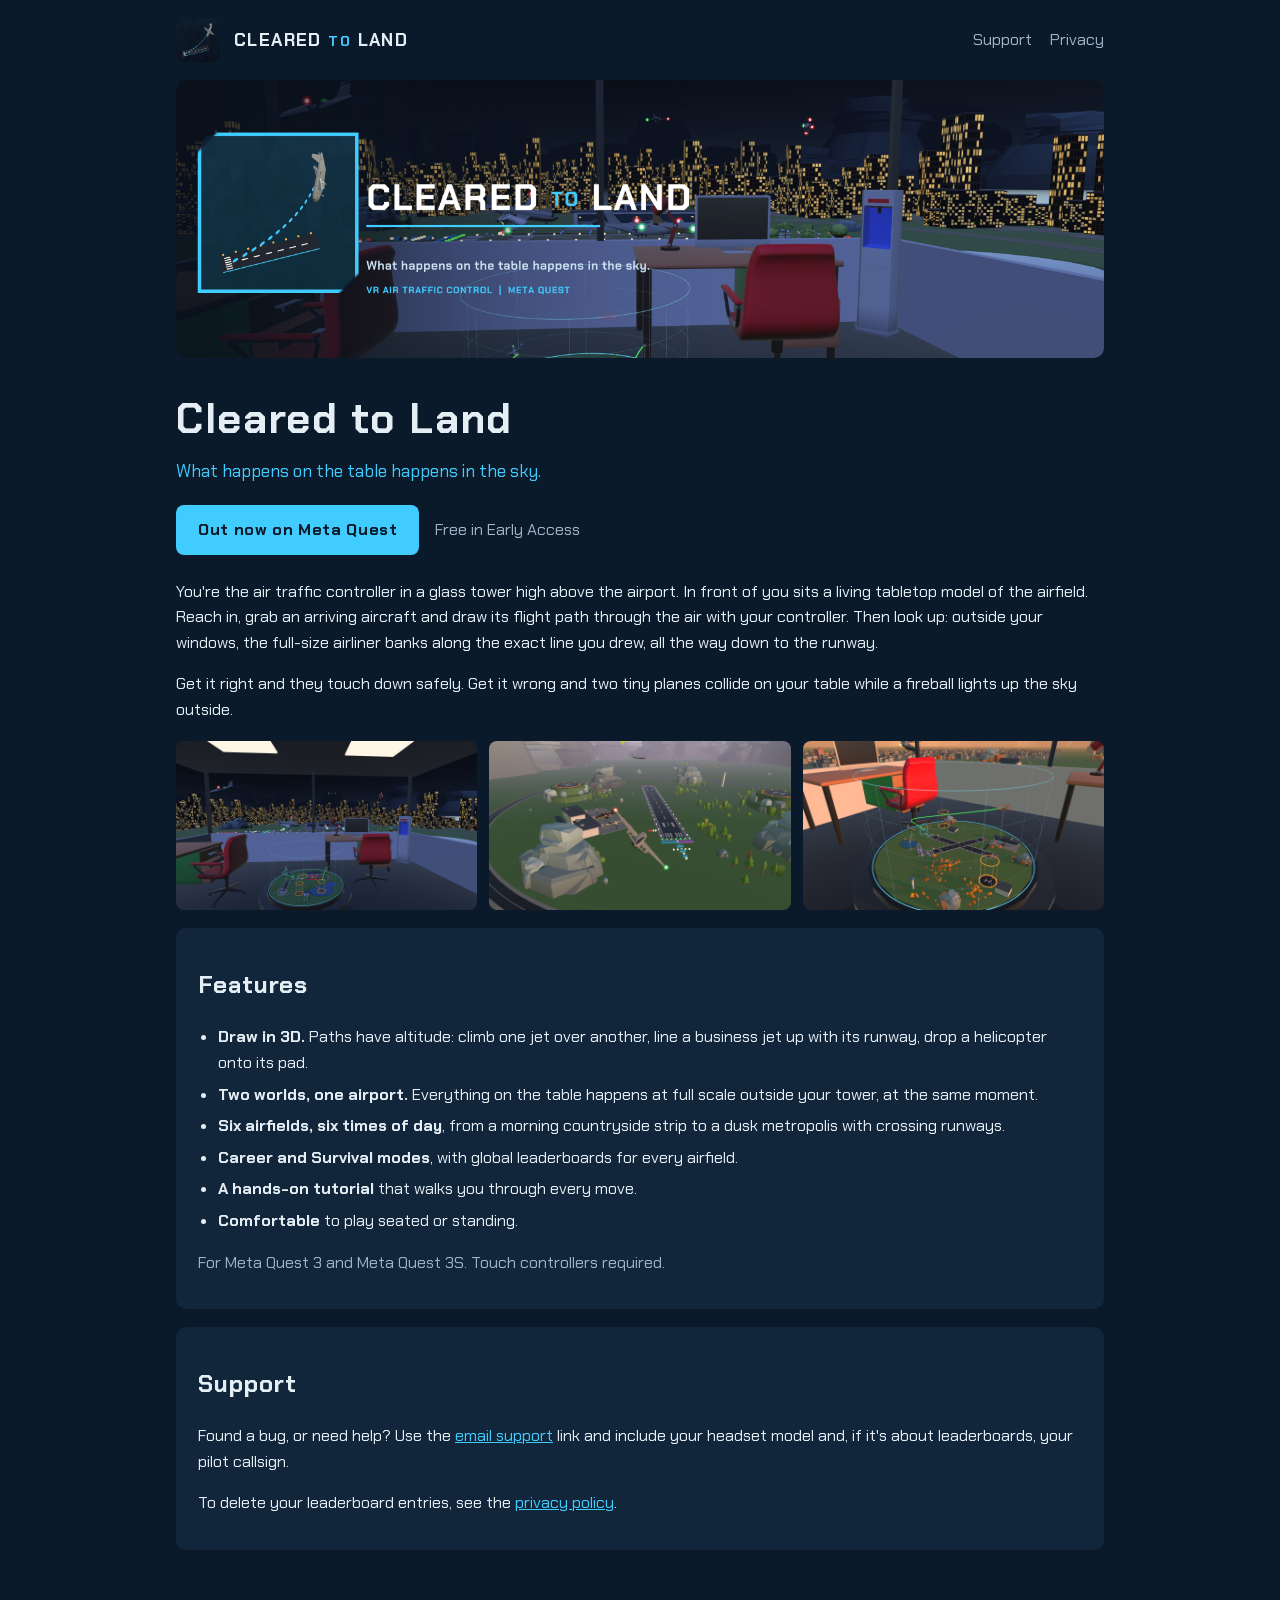
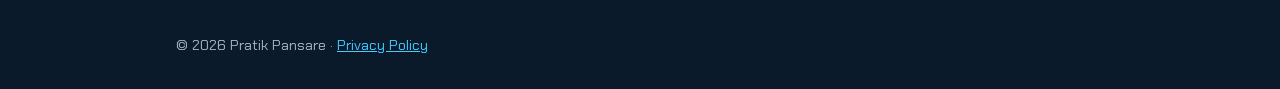
<file: index.html>
<!doctype html>
<html lang="en">
<head>
  <meta charset="utf-8">
  <meta name="viewport" content="width=device-width, initial-scale=1">
  <title>Cleared to Land: VR air traffic control for Meta Quest</title>
  <meta name="description" content="Draw flight paths on a tabletop airport, and watch real planes outside your control tower follow every line. A VR game for Meta Quest 3 and 3S.">
  <link rel="icon" href="images/icon.png">
  <link rel="preconnect" href="https://fonts.googleapis.com">
  <link rel="stylesheet" href="https://fonts.googleapis.com/css2?family=Chakra+Petch:wght@500;600;700&display=swap">
  <link rel="stylesheet" href="style.css">
</head>
<body>
  <header>
    <img src="images/icon.png" alt="">
    <div class="title">CLEARED <span>TO</span> LAND</div>
    <nav>
      <a href="#support">Support</a>
      <a href="privacy.html">Privacy</a>
    </nav>
  </header>

  <main>
    <img class="banner" src="images/banner.png" alt="Cleared to Land: a glowing tabletop airport inside a control tower at night">

    <h1>Cleared to Land</h1>
    <p class="tagline">What happens on the table happens in the sky.</p>
    <p class="cta">
      <a class="button" href="https://www.meta.com/experiences/cleared-to-land/3041756236172020/">Out now on Meta Quest</a>
      <span class="muted">Free in Early Access</span>
    </p>

    <p>You're the air traffic controller in a glass tower high above the airport. In front of you sits a living tabletop model of the airfield. Reach in, grab an arriving aircraft and draw its flight path through the air with your controller. Then look up: outside your windows, the full-size airliner banks along the exact line you drew, all the way down to the runway.</p>
    <p>Get it right and they touch down safely. Get it wrong and two tiny planes collide on your table while a fireball lights up the sky outside.</p>

    <div class="shots">
      <img src="images/shot1.png" alt="The tabletop airport and the night city skyline from inside the tower">
      <img src="images/shot2.png" alt="An airliner banking towards the runway in a mountain valley at dawn">
      <img src="images/shot3.png" alt="A green flight path drawn onto the runway on the tabletop">
    </div>

    <div class="card">
      <h2>Features</h2>
      <ul>
        <li><b>Draw in 3D.</b> Paths have altitude: climb one jet over another, line a business jet up with its runway, drop a helicopter onto its pad.</li>
        <li><b>Two worlds, one airport.</b> Everything on the table happens at full scale outside your tower, at the same moment.</li>
        <li><b>Six airfields, six times of day</b>, from a morning countryside strip to a dusk metropolis with crossing runways.</li>
        <li><b>Career and Survival modes</b>, with global leaderboards for every airfield.</li>
        <li><b>A hands-on tutorial</b> that walks you through every move.</li>
        <li><b>Comfortable</b> to play seated or standing.</li>
      </ul>
      <p class="muted">For Meta Quest 3 and Meta Quest 3S. Touch controllers required.</p>
    </div>

    <div class="card" id="support">
      <h2>Support</h2>
      <p>Found a bug, or need help? Use the <a class="contact" href="#support" data-subject="Cleared to Land support">email support</a> link and include your headset model and, if it's about leaderboards, your pilot callsign.</p>
      <p>To delete your leaderboard entries, see the <a href="privacy.html#choices">privacy policy</a>.</p>
    </div>
  </main>

  <footer>
    © 2026 Pratik Pansare · <a href="privacy.html">Privacy Policy</a>
  </footer>

  <script>
    // Builds the contact address in the browser so it never appears whole in the page source.
    (function () {
      var u = "0002kitarpp".split("").reverse().join("");
      var d = "moc.liamg".split("").reverse().join("");
      document.querySelectorAll("a.contact").forEach(function (a) {
        a.href = "mailto:" + u + "@" + d + "?subject=" + encodeURIComponent(a.dataset.subject || "Cleared to Land");
      });
    })();
  </script>
</body>
</html>
</file>
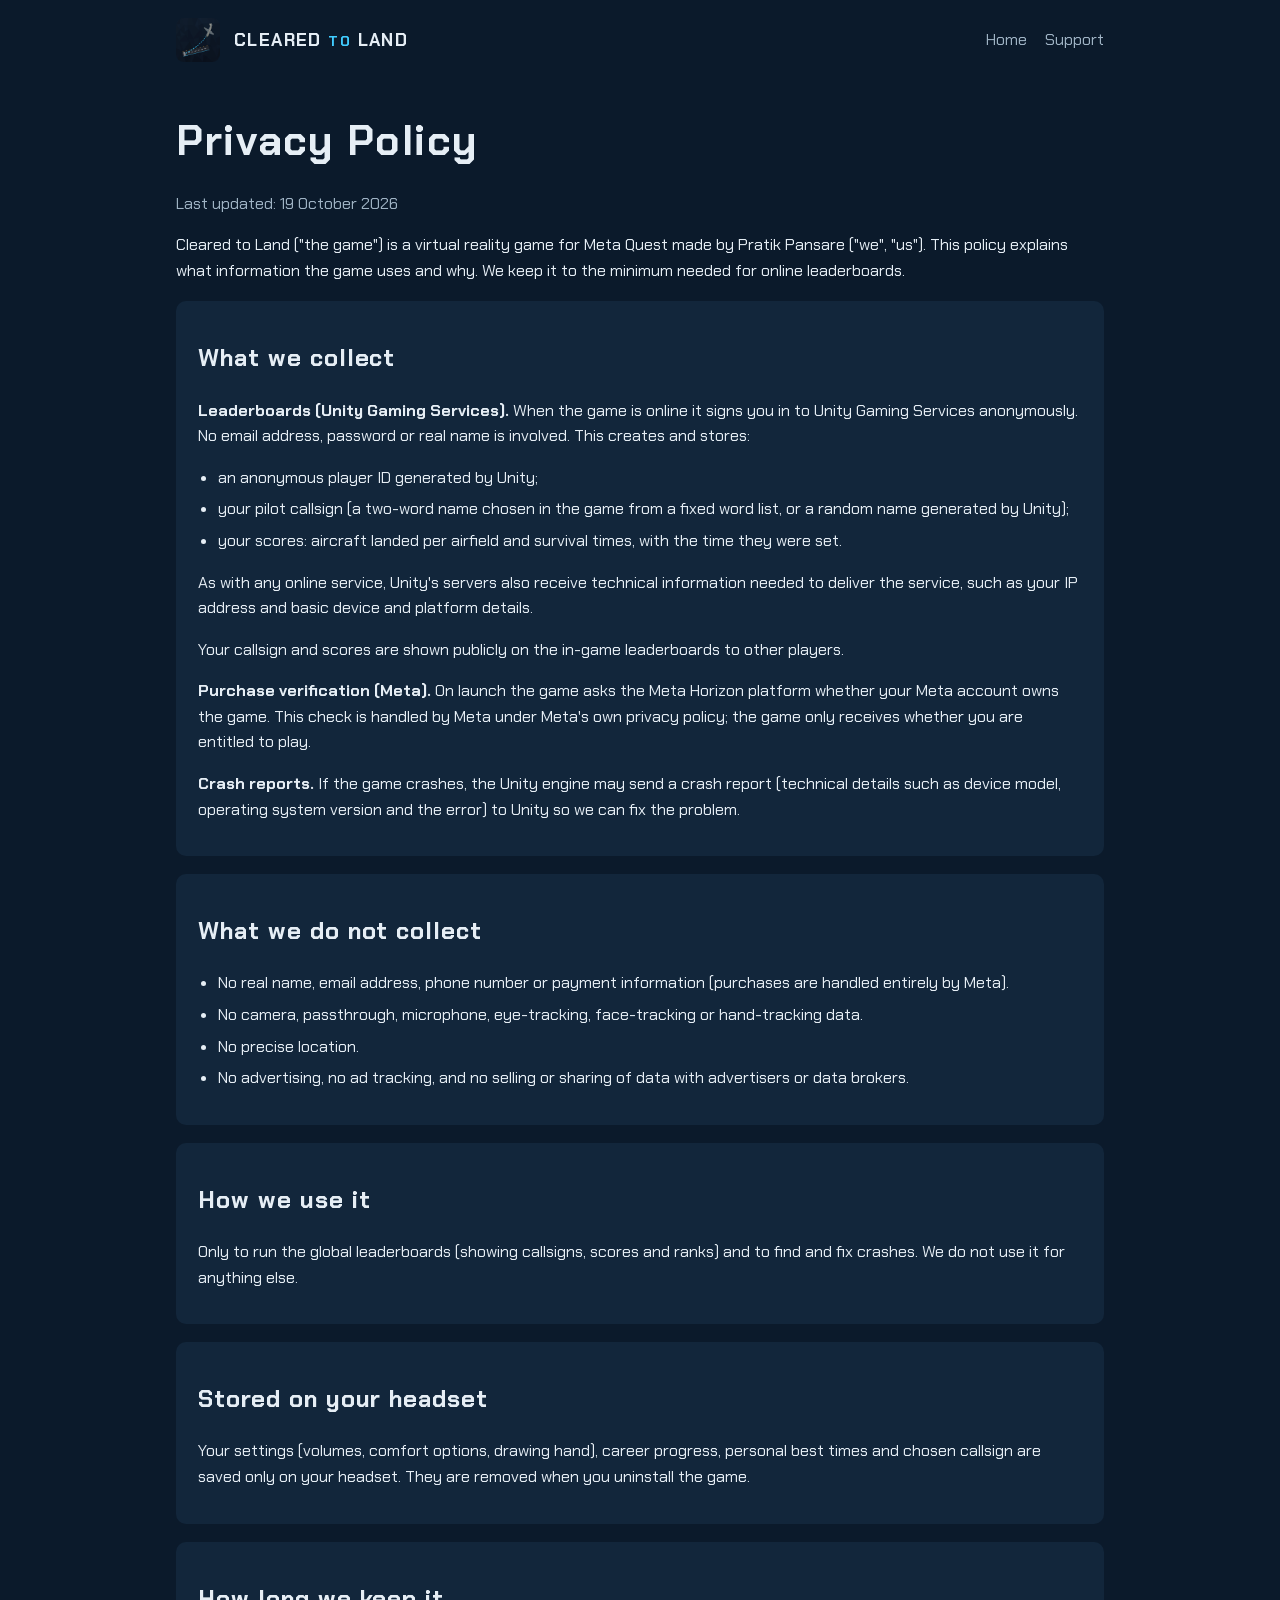
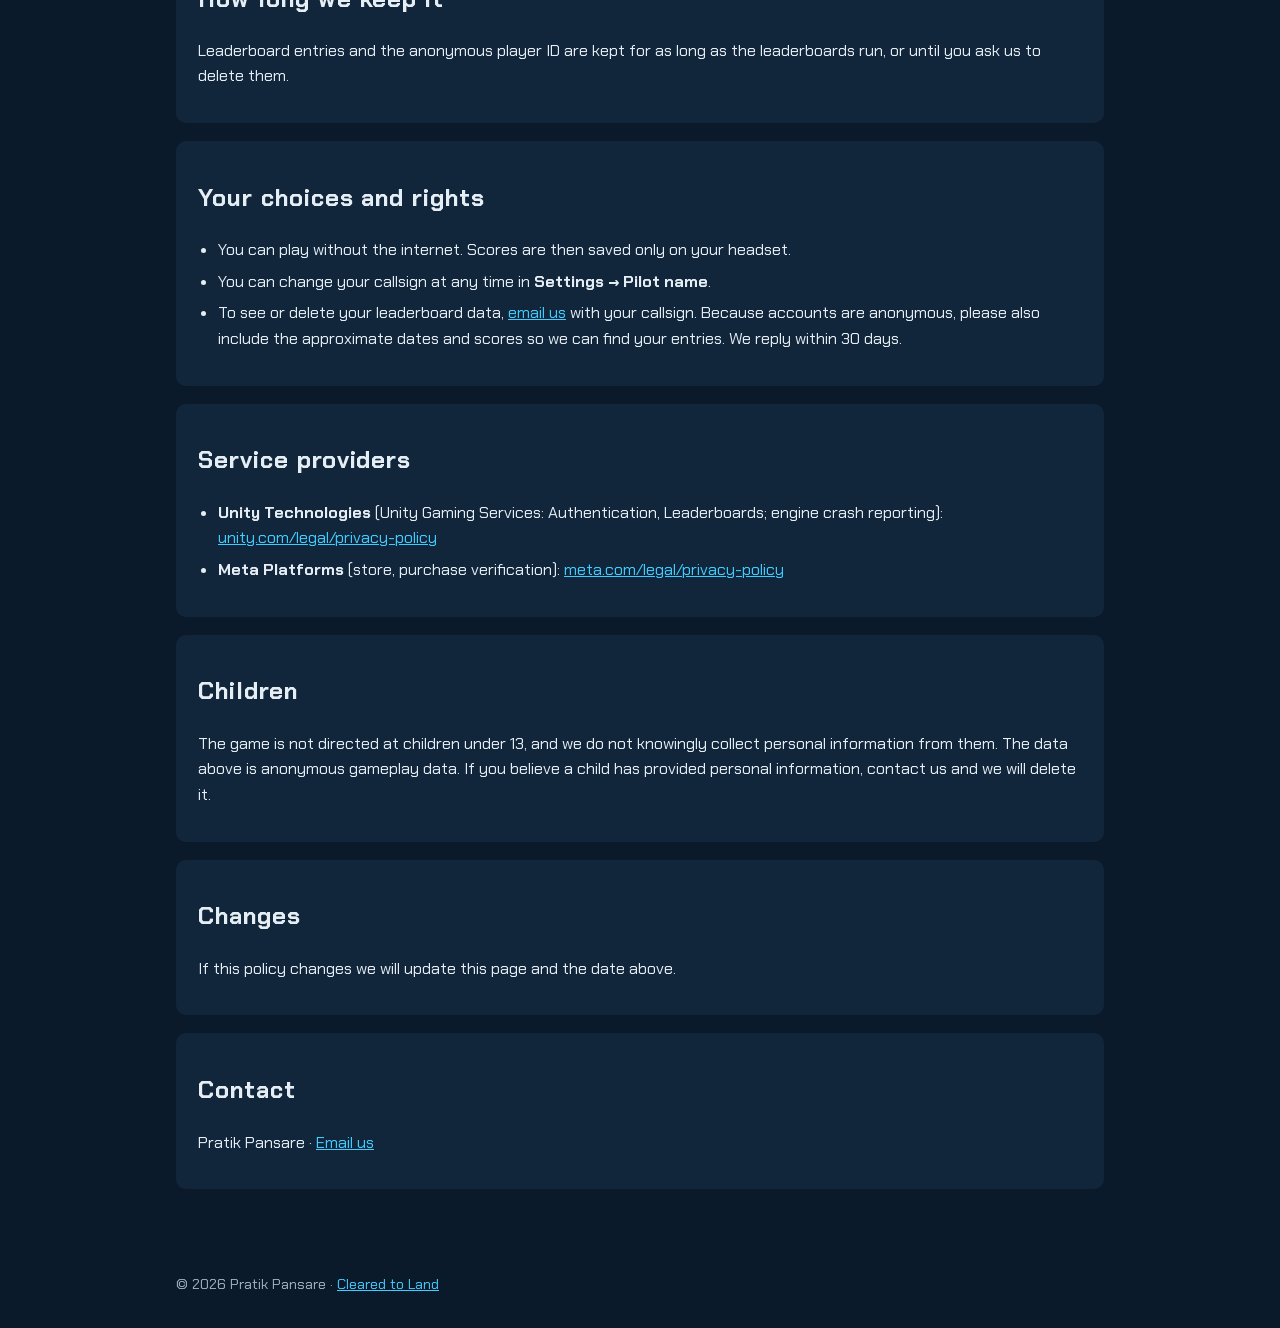
<file: privacy.html>
<!doctype html>
<html lang="en">
<head>
  <meta charset="utf-8">
  <meta name="viewport" content="width=device-width, initial-scale=1">
  <title>Privacy Policy: Cleared to Land</title>
  <link rel="icon" href="images/icon.png">
  <link rel="preconnect" href="https://fonts.googleapis.com">
  <link rel="stylesheet" href="https://fonts.googleapis.com/css2?family=Chakra+Petch:wght@500;600;700&display=swap">
  <link rel="stylesheet" href="style.css">
</head>
<body>
  <header>
    <img src="images/icon.png" alt="">
    <div class="title">CLEARED <span>TO</span> LAND</div>
    <nav>
      <a href="index.html">Home</a>
      <a href="index.html#support">Support</a>
    </nav>
  </header>

  <main>
    <h1>Privacy Policy</h1>
    <p class="muted">Last updated: 19 October 2026</p>

    <p>Cleared to Land ("the game") is a virtual reality game for Meta Quest made by Pratik Pansare ("we", "us"). This policy explains what information the game uses and why. We keep it to the minimum needed for online leaderboards.</p>

    <div class="card">
      <h2>What we collect</h2>
      <p><b>Leaderboards (Unity Gaming Services).</b> When the game is online it signs you in to Unity Gaming Services anonymously. No email address, password or real name is involved. This creates and stores:</p>
      <ul>
        <li>an anonymous player ID generated by Unity;</li>
        <li>your pilot callsign (a two-word name chosen in the game from a fixed word list, or a random name generated by Unity);</li>
        <li>your scores: aircraft landed per airfield and survival times, with the time they were set.</li>
      </ul>
      <p>As with any online service, Unity's servers also receive technical information needed to deliver the service, such as your IP address and basic device and platform details.</p>
      <p>Your callsign and scores are shown publicly on the in-game leaderboards to other players.</p>
      <p><b>Purchase verification (Meta).</b> On launch the game asks the Meta Horizon platform whether your Meta account owns the game. This check is handled by Meta under Meta's own privacy policy; the game only receives whether you are entitled to play.</p>
      <p><b>Crash reports.</b> If the game crashes, the Unity engine may send a crash report (technical details such as device model, operating system version and the error) to Unity so we can fix the problem.</p>
    </div>

    <div class="card">
      <h2>What we do not collect</h2>
      <ul>
        <li>No real name, email address, phone number or payment information (purchases are handled entirely by Meta).</li>
        <li>No camera, passthrough, microphone, eye-tracking, face-tracking or hand-tracking data.</li>
        <li>No precise location.</li>
        <li>No advertising, no ad tracking, and no selling or sharing of data with advertisers or data brokers.</li>
      </ul>
    </div>

    <div class="card">
      <h2>How we use it</h2>
      <p>Only to run the global leaderboards (showing callsigns, scores and ranks) and to find and fix crashes. We do not use it for anything else.</p>
    </div>

    <div class="card">
      <h2>Stored on your headset</h2>
      <p>Your settings (volumes, comfort options, drawing hand), career progress, personal best times and chosen callsign are saved only on your headset. They are removed when you uninstall the game.</p>
    </div>

    <div class="card">
      <h2>How long we keep it</h2>
      <p>Leaderboard entries and the anonymous player ID are kept for as long as the leaderboards run, or until you ask us to delete them.</p>
    </div>

    <div class="card" id="choices">
      <h2>Your choices and rights</h2>
      <ul>
        <li>You can play without the internet. Scores are then saved only on your headset.</li>
        <li>You can change your callsign at any time in <b>Settings → Pilot name</b>.</li>
        <li>To see or delete your leaderboard data, <a class="contact" href="#choices" data-subject="Cleared to Land privacy request">email us</a> with your callsign. Because accounts are anonymous, please also include the approximate dates and scores so we can find your entries. We reply within 30 days.</li>
      </ul>
    </div>

    <div class="card">
      <h2>Service providers</h2>
      <ul>
        <li><b>Unity Technologies</b> (Unity Gaming Services: Authentication, Leaderboards; engine crash reporting): <a href="https://unity.com/legal/privacy-policy">unity.com/legal/privacy-policy</a></li>
        <li><b>Meta Platforms</b> (store, purchase verification): <a href="https://www.meta.com/legal/privacy-policy/">meta.com/legal/privacy-policy</a></li>
      </ul>
    </div>

    <div class="card">
      <h2>Children</h2>
      <p>The game is not directed at children under 13, and we do not knowingly collect personal information from them. The data above is anonymous gameplay data. If you believe a child has provided personal information, contact us and we will delete it.</p>
    </div>

    <div class="card">
      <h2>Changes</h2>
      <p>If this policy changes we will update this page and the date above.</p>
    </div>

    <div class="card">
      <h2>Contact</h2>
      <p>Pratik Pansare · <a class="contact" href="#" data-subject="Cleared to Land privacy question">Email us</a></p>
    </div>
  </main>

  <footer>
    © 2026 Pratik Pansare · <a href="index.html">Cleared to Land</a>
  </footer>

  <script>
    // Builds the contact address in the browser so it never appears whole in the page source.
    (function () {
      var u = "0002kitarpp".split("").reverse().join("");
      var d = "moc.liamg".split("").reverse().join("");
      document.querySelectorAll("a.contact").forEach(function (a) {
        a.href = "mailto:" + u + "@" + d + "?subject=" + encodeURIComponent(a.dataset.subject || "Cleared to Land");
      });
    })();
  </script>
</body>
</html>
</file>
<file: style.css>
:root {
  --bg: #0b1a2b;
  --panel: #12263b;
  --text: #e6eef5;
  --muted: #9fb3c4;
  --cyan: #40ccff;
  --amber: #ffb347;
}
* { box-sizing: border-box; }
body {
  margin: 0;
  background: var(--bg);
  color: var(--text);
  font-family: "Chakra Petch", system-ui, sans-serif;
  line-height: 1.6;
}
a { color: var(--cyan); }
header {
  display: flex;
  align-items: center;
  gap: 14px;
  max-width: 960px;
  margin: 0 auto;
  padding: 18px 16px;
}
header img { width: 44px; height: 44px; border-radius: 8px; }
header .title { font-weight: 700; letter-spacing: 0.08em; font-size: 1.1rem; }
header .title span { color: var(--cyan); font-size: 0.8em; }
header nav { margin-left: auto; display: flex; gap: 18px; }
header nav a { text-decoration: none; color: var(--muted); }
header nav a:hover { color: var(--text); }
main { max-width: 960px; margin: 0 auto; padding: 0 16px 48px; }
.banner { width: 100%; border-radius: 10px; display: block; }
h1, h2 { letter-spacing: 0.04em; }
h1 { font-size: clamp(1.8rem, 5vw, 2.6rem); margin: 28px 0 4px; }
.tagline { color: var(--cyan); margin: 0 0 20px; font-size: 1.1rem; }
.cta { display: flex; flex-wrap: wrap; align-items: center; gap: 12px 16px; margin: 0 0 24px; }
.button {
  display: inline-block;
  background: var(--cyan);
  color: var(--bg);
  font-weight: 700;
  letter-spacing: 0.04em;
  text-decoration: none;
  padding: 12px 22px;
  border-radius: 8px;
}
.button:hover { background: var(--text); }
.card {
  background: var(--panel);
  border-radius: 10px;
  padding: 18px 22px;
  margin: 18px 0;
}
ul { padding-left: 20px; }
li { margin: 6px 0; }
.shots { display: grid; grid-template-columns: repeat(auto-fit, minmax(260px, 1fr)); gap: 12px; margin: 18px 0; }
.shots img { width: 100%; border-radius: 8px; display: block; }
.muted { color: var(--muted); }
footer { max-width: 960px; margin: 0 auto; padding: 18px 16px 32px; color: var(--muted); font-size: 0.9rem; }
</file>
